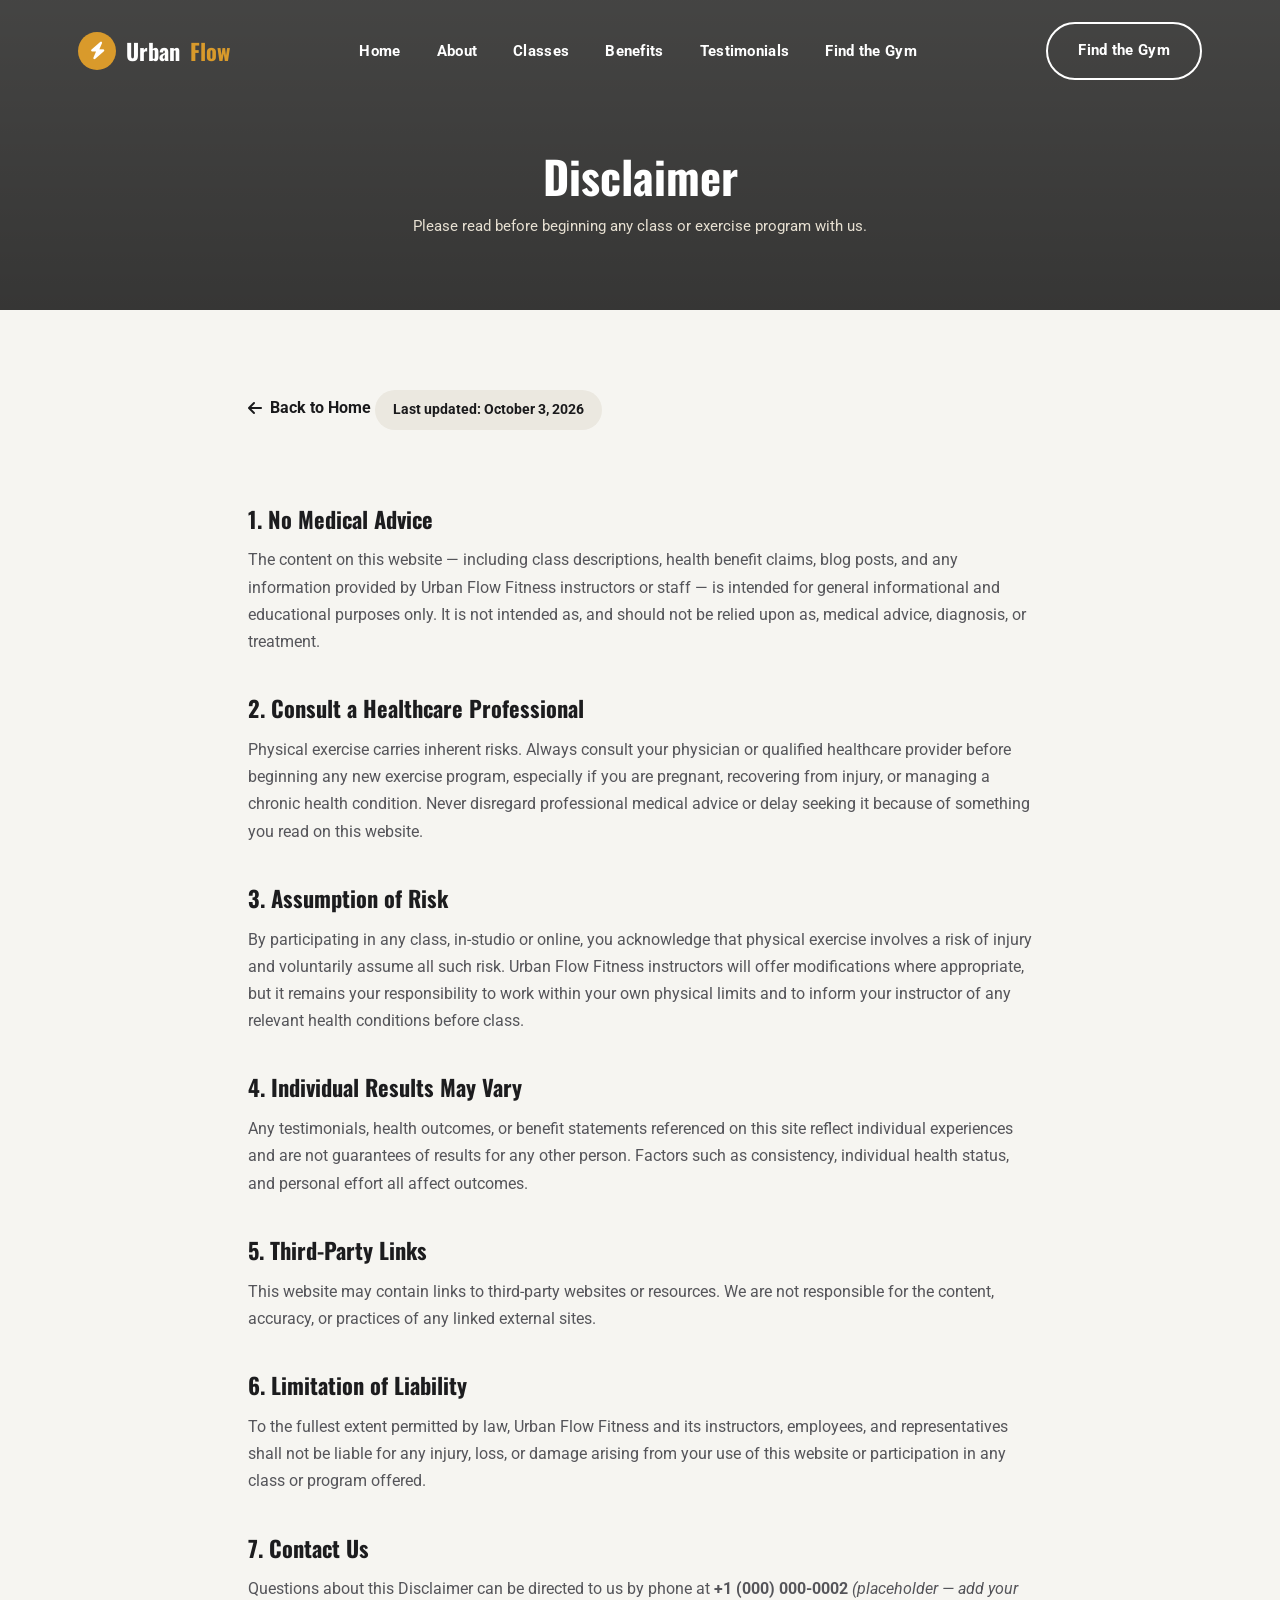
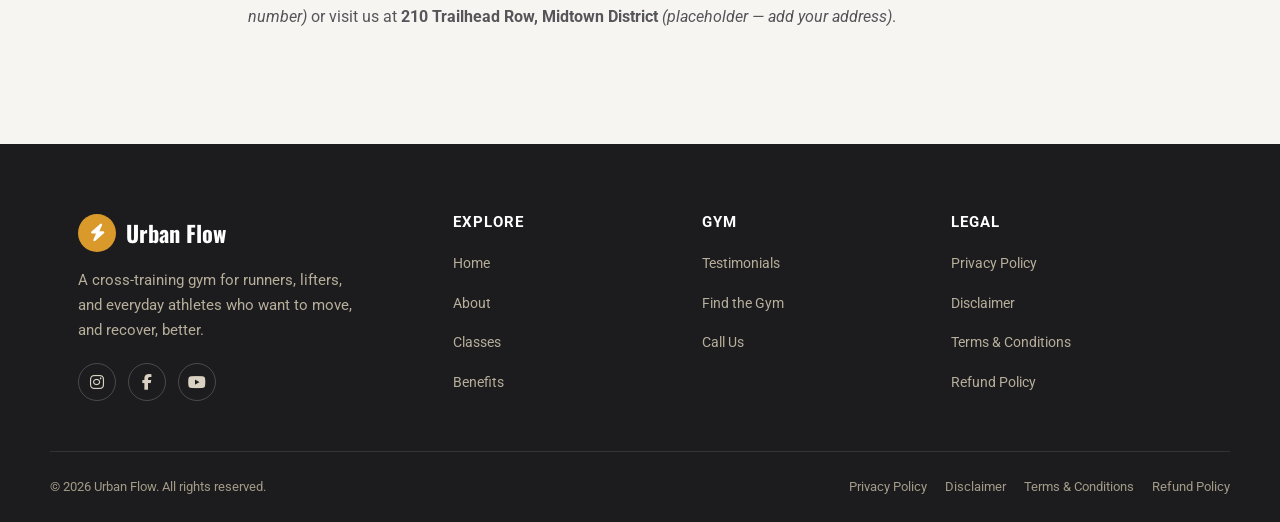
<file: disclaimer.html>
<!DOCTYPE html>
<html lang="en">
<head>
<meta charset="UTF-8">
<meta name="viewport" content="width=device-width, initial-scale=1.0">
<title>Disclaimer | Urban Flow Fitness</title>
<meta name="description" content="Disclaimer for Urban Flow Fitness.">
<link rel="icon" href="data:image/svg+xml,%3Csvg xmlns='http://www.w3.org/2000/svg' viewBox='0 0 100 100'%3E%3Ccircle cx='50' cy='50' r='48' fill='%23b57d1c'/%3E%3Ctext x='50' y='68' font-size='52' text-anchor='middle' fill='white' font-family='Georgia' font-weight='bold'%3EU%3C/text%3E%3C/svg%3E">
<link rel="preconnect" href="https://fonts.googleapis.com">
<link rel="preconnect" href="https://fonts.gstatic.com" crossorigin>
<link href="https://fonts.googleapis.com/css2?family=Oswald:wght@500;600;700&family=Roboto:wght@400;500;700&display=swap" rel="stylesheet">
<link rel="stylesheet" href="https://cdnjs.cloudflare.com/ajax/libs/font-awesome/6.5.1/css/all.min.css">
<link rel="stylesheet" href="style.css">
</head>
<body>

<header class="site-header scrolled">
  <div class="container nav-wrap">
    <a href="index.html#home" class="logo"><span class="logo-mark"><i class="fa-solid fa-bolt"></i></span>Urban <span>Flow</span></a>
    <nav>
      <ul class="nav-menu" id="navMenu">
        <li><a href="index.html#home">Home</a></li>
        <li><a href="index.html#about">About</a></li>
        <li><a href="index.html#classes">Classes</a></li>
        <li><a href="index.html#benefits">Benefits</a></li>
        <li><a href="index.html#testimonials">Testimonials</a></li>
        <li><a href="index.html#visit">Find the Gym</a></li>
      </ul>
    </nav>
    <div class="nav-cta">
      <a href="index.html#visit" class="btn btn-outline-dark">Find the Gym</a>
      <button class="hamburger" id="hamburger" aria-label="Toggle menu"><span></span><span></span><span></span></button>
    </div>
  </div>
</header>

<section class="page-hero">
  <div class="container">
    <h1>Disclaimer</h1>
    <p>Please read before beginning any class or exercise program with us.</p>
  </div>
</section>

<section class="legal-content">
  <div class="container">
    <a href="index.html#home" class="back-home"><i class="fa-solid fa-arrow-left"></i> Back to Home</a>
    <span class="updated">Last updated: October 3, 2026</span>

    <h2>1. No Medical Advice</h2>
    <p>The content on this website — including class descriptions, health benefit claims, blog posts, and any information provided by Urban Flow Fitness instructors or staff — is intended for general informational and educational purposes only. It is not intended as, and should not be relied upon as, medical advice, diagnosis, or treatment.</p>

    <h2>2. Consult a Healthcare Professional</h2>
    <p>Physical exercise carries inherent risks. Always consult your physician or qualified healthcare provider before beginning any new exercise program, especially if you are pregnant, recovering from injury, or managing a chronic health condition. Never disregard professional medical advice or delay seeking it because of something you read on this website.</p>

    <h2>3. Assumption of Risk</h2>
    <p>By participating in any class, in-studio or online, you acknowledge that physical exercise involves a risk of injury and voluntarily assume all such risk. Urban Flow Fitness instructors will offer modifications where appropriate, but it remains your responsibility to work within your own physical limits and to inform your instructor of any relevant health conditions before class.</p>

    <h2>4. Individual Results May Vary</h2>
    <p>Any testimonials, health outcomes, or benefit statements referenced on this site reflect individual experiences and are not guarantees of results for any other person. Factors such as consistency, individual health status, and personal effort all affect outcomes.</p>

    <h2>5. Third-Party Links</h2>
    <p>This website may contain links to third-party websites or resources. We are not responsible for the content, accuracy, or practices of any linked external sites.</p>

    <h2>6. Limitation of Liability</h2>
    <p>To the fullest extent permitted by law, Urban Flow Fitness and its instructors, employees, and representatives shall not be liable for any injury, loss, or damage arising from your use of this website or participation in any class or program offered.</p>

    <h2>7. Contact Us</h2>
    <p>Questions about this Disclaimer can be directed to us by phone at <strong>+1 (000) 000-0002</strong> <em>(placeholder — add your number)</em> or visit us at <strong>210 Trailhead Row, Midtown District</strong> <em>(placeholder — add your address)</em>.</p>
  </div>
</section>

<footer class="site-footer">
  <div class="container footer-grid">
    <div class="footer-brand">
      <a href="index.html#home" class="logo"><span class="logo-mark"><i class="fa-solid fa-bolt"></i></span>Urban Flow</a>
      <p>A cross-training gym for runners, lifters, and everyday athletes who want to move, and recover, better.</p>
      <div class="footer-social">
        <a href="#" aria-label="Instagram"><i class="fa-brands fa-instagram"></i></a>
        <a href="#" aria-label="Facebook"><i class="fa-brands fa-facebook-f"></i></a>
        <a href="#" aria-label="YouTube"><i class="fa-brands fa-youtube"></i></a>
      </div>
    </div>
    <div class="footer-col">
      <h4>Explore</h4>
      <ul>
        <li><a href="index.html#home">Home</a></li>
        <li><a href="index.html#about">About</a></li>
        <li><a href="index.html#classes">Classes</a></li>
        <li><a href="index.html#benefits">Benefits</a></li>
      </ul>
    </div>
    <div class="footer-col">
      <h4>Gym</h4>
      <ul>
        <li><a href="index.html#testimonials">Testimonials</a></li>
        <li><a href="index.html#visit">Find the Gym</a></li>
        <li><a href="tel:+10000000002">Call Us</a></li>
      </ul>
    </div>
    <div class="footer-col">
      <h4>Legal</h4>
      <ul>
        <li><a href="privacy-policy.html">Privacy Policy</a></li>
        <li><a href="disclaimer.html">Disclaimer</a></li>
        <li><a href="terms-conditions.html">Terms &amp; Conditions</a></li>
        <li><a href="refund-policy.html">Refund Policy</a></li>
      </ul>
    </div>
  </div>
  <div class="container footer-bottom">
    <span>© <span id="year"></span> Urban Flow. All rights reserved.</span>
    <div class="legal-links">
      <a href="privacy-policy.html">Privacy Policy</a>
      <a href="disclaimer.html">Disclaimer</a>
      <a href="terms-conditions.html">Terms &amp; Conditions</a>
      <a href="refund-policy.html">Refund Policy</a>
    </div>
  </div>
</footer>

<script>document.getElementById("year").textContent = new Date().getFullYear();</script>
<script src="script.js"></script>
</body>
</html>
</file>
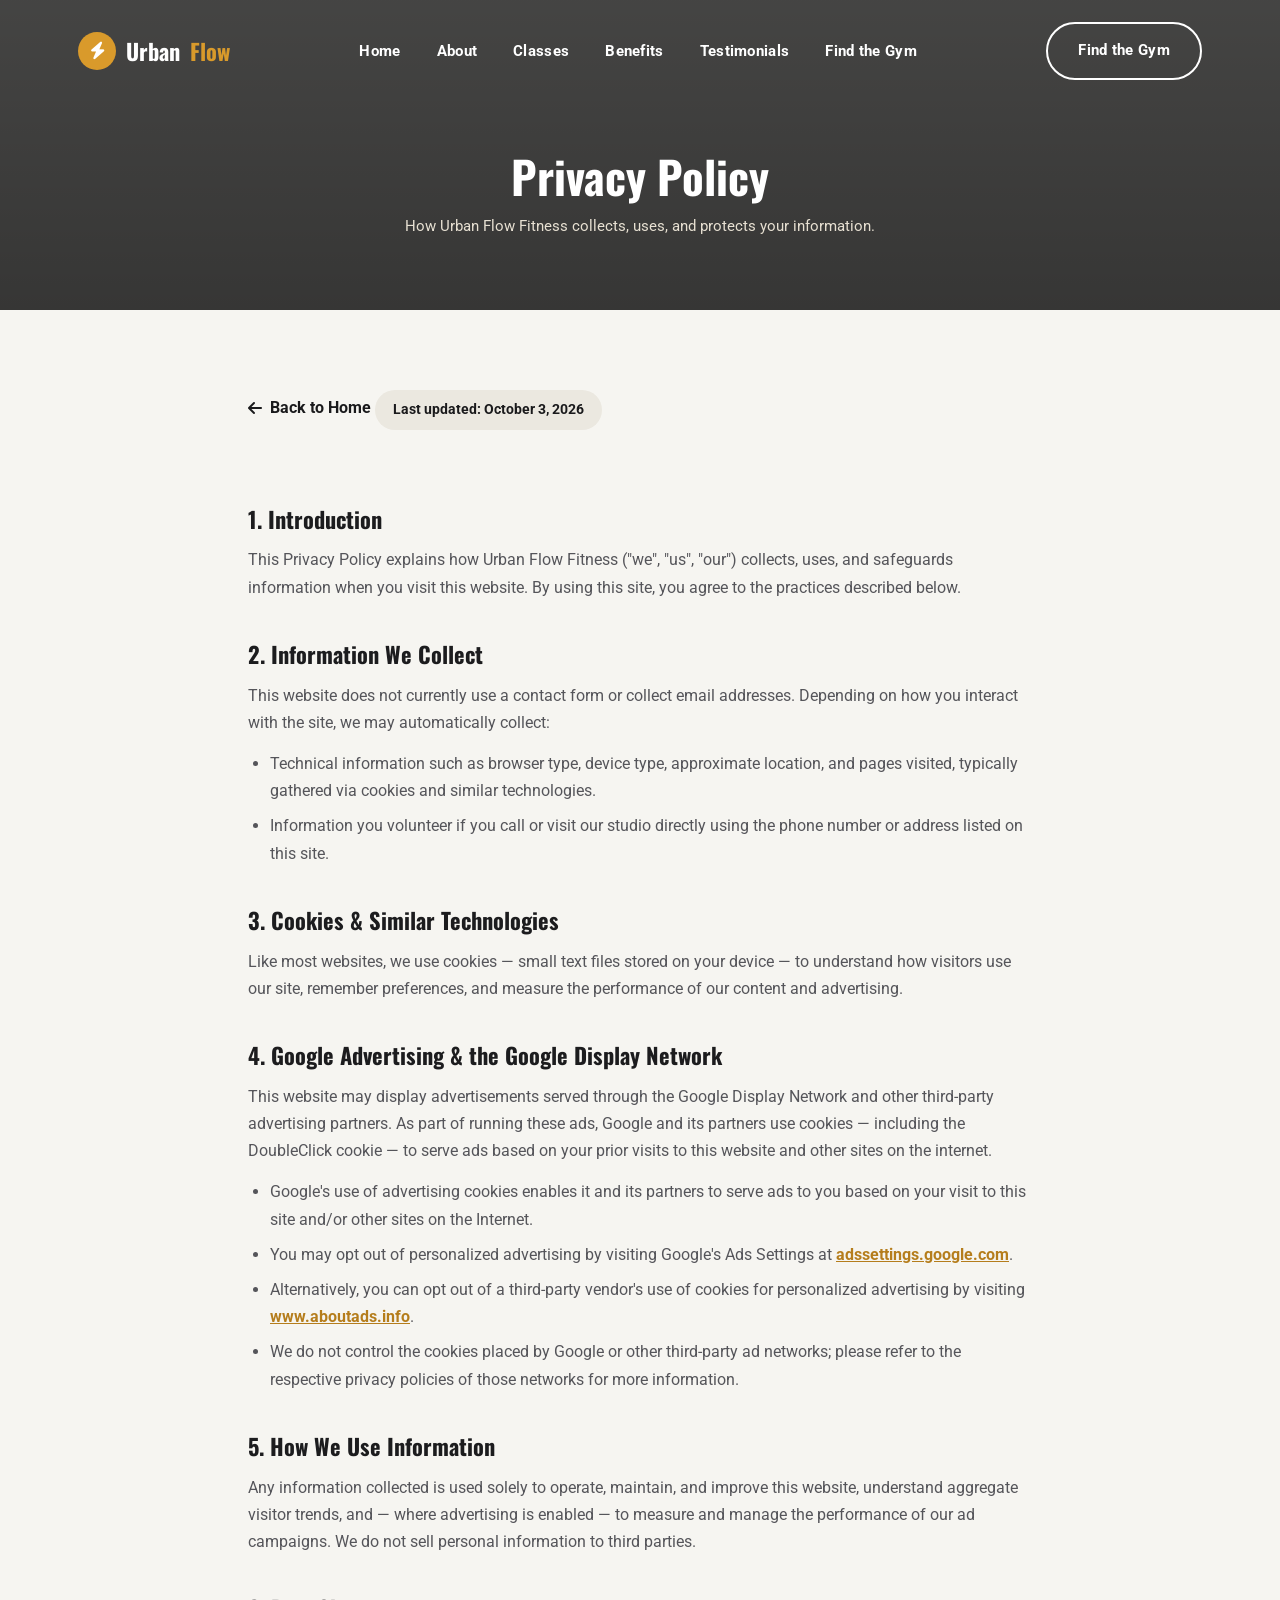
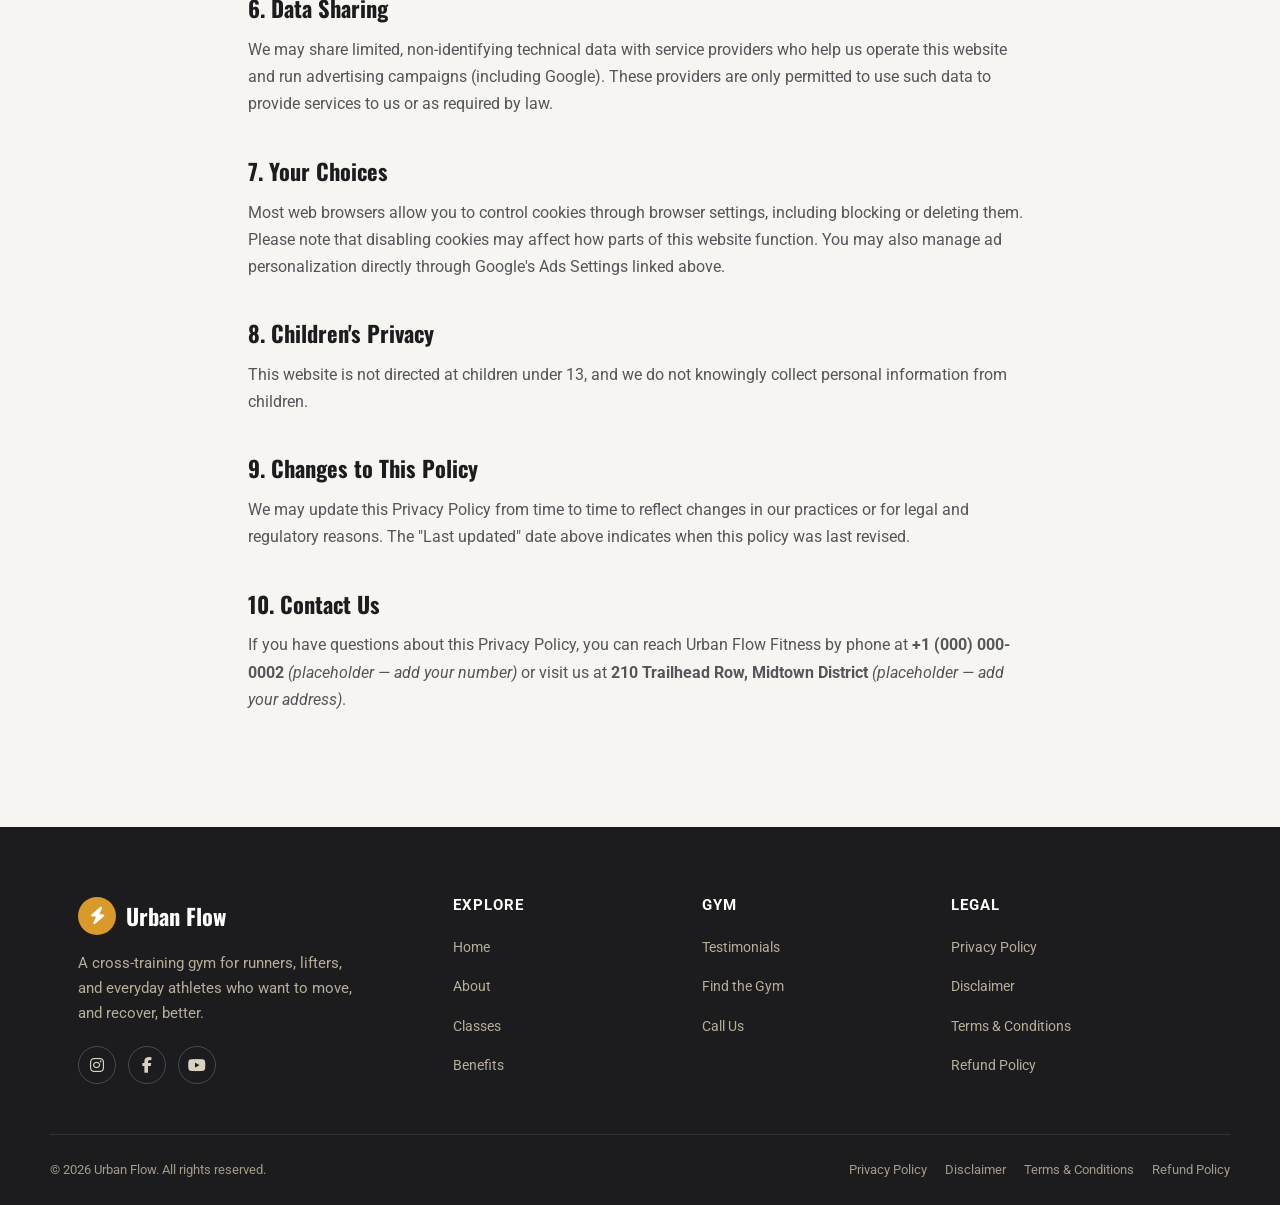
<file: privacy-policy.html>
<!DOCTYPE html>
<html lang="en">
<head>
<meta charset="UTF-8">
<meta name="viewport" content="width=device-width, initial-scale=1.0">
<title>Privacy Policy | Urban Flow Fitness</title>
<meta name="description" content="Privacy Policy for Urban Flow Fitness.">
<link rel="icon" href="data:image/svg+xml,%3Csvg xmlns='http://www.w3.org/2000/svg' viewBox='0 0 100 100'%3E%3Ccircle cx='50' cy='50' r='48' fill='%23b57d1c'/%3E%3Ctext x='50' y='68' font-size='52' text-anchor='middle' fill='white' font-family='Georgia' font-weight='bold'%3EU%3C/text%3E%3C/svg%3E">
<link rel="preconnect" href="https://fonts.googleapis.com">
<link rel="preconnect" href="https://fonts.gstatic.com" crossorigin>
<link href="https://fonts.googleapis.com/css2?family=Oswald:wght@500;600;700&family=Roboto:wght@400;500;700&display=swap" rel="stylesheet">
<link rel="stylesheet" href="https://cdnjs.cloudflare.com/ajax/libs/font-awesome/6.5.1/css/all.min.css">
<link rel="stylesheet" href="style.css">
</head>
<body>

<header class="site-header scrolled">
  <div class="container nav-wrap">
    <a href="index.html#home" class="logo"><span class="logo-mark"><i class="fa-solid fa-bolt"></i></span>Urban <span>Flow</span></a>
    <nav>
      <ul class="nav-menu" id="navMenu">
        <li><a href="index.html#home">Home</a></li>
        <li><a href="index.html#about">About</a></li>
        <li><a href="index.html#classes">Classes</a></li>
        <li><a href="index.html#benefits">Benefits</a></li>
        <li><a href="index.html#testimonials">Testimonials</a></li>
        <li><a href="index.html#visit">Find the Gym</a></li>
      </ul>
    </nav>
    <div class="nav-cta">
      <a href="index.html#visit" class="btn btn-outline-dark">Find the Gym</a>
      <button class="hamburger" id="hamburger" aria-label="Toggle menu"><span></span><span></span><span></span></button>
    </div>
  </div>
</header>

<section class="page-hero">
  <div class="container">
    <h1>Privacy Policy</h1>
    <p>How Urban Flow Fitness collects, uses, and protects your information.</p>
  </div>
</section>

<section class="legal-content">
  <div class="container">
    <a href="index.html#home" class="back-home"><i class="fa-solid fa-arrow-left"></i> Back to Home</a>
    <span class="updated">Last updated: October 3, 2026</span>

    <h2>1. Introduction</h2>
    <p>This Privacy Policy explains how Urban Flow Fitness ("we", "us", "our") collects, uses, and safeguards information when you visit this website. By using this site, you agree to the practices described below.</p>

    <h2>2. Information We Collect</h2>
    <p>This website does not currently use a contact form or collect email addresses. Depending on how you interact with the site, we may automatically collect:</p>
    <ul>
      <li>Technical information such as browser type, device type, approximate location, and pages visited, typically gathered via cookies and similar technologies.</li>
      <li>Information you volunteer if you call or visit our studio directly using the phone number or address listed on this site.</li>
    </ul>

    <h2>3. Cookies &amp; Similar Technologies</h2>
    <p>Like most websites, we use cookies — small text files stored on your device — to understand how visitors use our site, remember preferences, and measure the performance of our content and advertising.</p>

    <h2>4. Google Advertising &amp; the Google Display Network</h2>
    <p>This website may display advertisements served through the Google Display Network and other third-party advertising partners. As part of running these ads, Google and its partners use cookies — including the DoubleClick cookie — to serve ads based on your prior visits to this website and other sites on the internet.</p>
    <ul>
      <li>Google's use of advertising cookies enables it and its partners to serve ads to you based on your visit to this site and/or other sites on the Internet.</li>
      <li>You may opt out of personalized advertising by visiting Google's Ads Settings at <a class="inline-link" href="https://adssettings.google.com" target="_blank" rel="noopener">adssettings.google.com</a>.</li>
      <li>Alternatively, you can opt out of a third-party vendor's use of cookies for personalized advertising by visiting <a class="inline-link" href="https://www.aboutads.info" target="_blank" rel="noopener">www.aboutads.info</a>.</li>
      <li>We do not control the cookies placed by Google or other third-party ad networks; please refer to the respective privacy policies of those networks for more information.</li>
    </ul>

    <h2>5. How We Use Information</h2>
    <p>Any information collected is used solely to operate, maintain, and improve this website, understand aggregate visitor trends, and — where advertising is enabled — to measure and manage the performance of our ad campaigns. We do not sell personal information to third parties.</p>

    <h2>6. Data Sharing</h2>
    <p>We may share limited, non-identifying technical data with service providers who help us operate this website and run advertising campaigns (including Google). These providers are only permitted to use such data to provide services to us or as required by law.</p>

    <h2>7. Your Choices</h2>
    <p>Most web browsers allow you to control cookies through browser settings, including blocking or deleting them. Please note that disabling cookies may affect how parts of this website function. You may also manage ad personalization directly through Google's Ads Settings linked above.</p>

    <h2>8. Children's Privacy</h2>
    <p>This website is not directed at children under 13, and we do not knowingly collect personal information from children.</p>

    <h2>9. Changes to This Policy</h2>
    <p>We may update this Privacy Policy from time to time to reflect changes in our practices or for legal and regulatory reasons. The "Last updated" date above indicates when this policy was last revised.</p>

    <h2>10. Contact Us</h2>
    <p>If you have questions about this Privacy Policy, you can reach Urban Flow Fitness by phone at <strong>+1 (000) 000-0002</strong> <em>(placeholder — add your number)</em> or visit us at <strong>210 Trailhead Row, Midtown District</strong> <em>(placeholder — add your address)</em>.</p>
  </div>
</section>

<footer class="site-footer">
  <div class="container footer-grid">
    <div class="footer-brand">
      <a href="index.html#home" class="logo"><span class="logo-mark"><i class="fa-solid fa-bolt"></i></span>Urban Flow</a>
      <p>A cross-training gym for runners, lifters, and everyday athletes who want to move, and recover, better.</p>
      <div class="footer-social">
        <a href="#" aria-label="Instagram"><i class="fa-brands fa-instagram"></i></a>
        <a href="#" aria-label="Facebook"><i class="fa-brands fa-facebook-f"></i></a>
        <a href="#" aria-label="YouTube"><i class="fa-brands fa-youtube"></i></a>
      </div>
    </div>
    <div class="footer-col">
      <h4>Explore</h4>
      <ul>
        <li><a href="index.html#home">Home</a></li>
        <li><a href="index.html#about">About</a></li>
        <li><a href="index.html#classes">Classes</a></li>
        <li><a href="index.html#benefits">Benefits</a></li>
      </ul>
    </div>
    <div class="footer-col">
      <h4>Gym</h4>
      <ul>
        <li><a href="index.html#testimonials">Testimonials</a></li>
        <li><a href="index.html#visit">Find the Gym</a></li>
        <li><a href="tel:+10000000002">Call Us</a></li>
      </ul>
    </div>
    <div class="footer-col">
      <h4>Legal</h4>
      <ul>
        <li><a href="privacy-policy.html">Privacy Policy</a></li>
        <li><a href="disclaimer.html">Disclaimer</a></li>
        <li><a href="terms-conditions.html">Terms &amp; Conditions</a></li>
        <li><a href="refund-policy.html">Refund Policy</a></li>
      </ul>
    </div>
  </div>
  <div class="container footer-bottom">
    <span>© <span id="year"></span> Urban Flow. All rights reserved.</span>
    <div class="legal-links">
      <a href="privacy-policy.html">Privacy Policy</a>
      <a href="disclaimer.html">Disclaimer</a>
      <a href="terms-conditions.html">Terms &amp; Conditions</a>
      <a href="refund-policy.html">Refund Policy</a>
    </div>
  </div>
</footer>

<script>document.getElementById("year").textContent = new Date().getFullYear();</script>
<script src="script.js"></script>
</body>
</html>
</file>
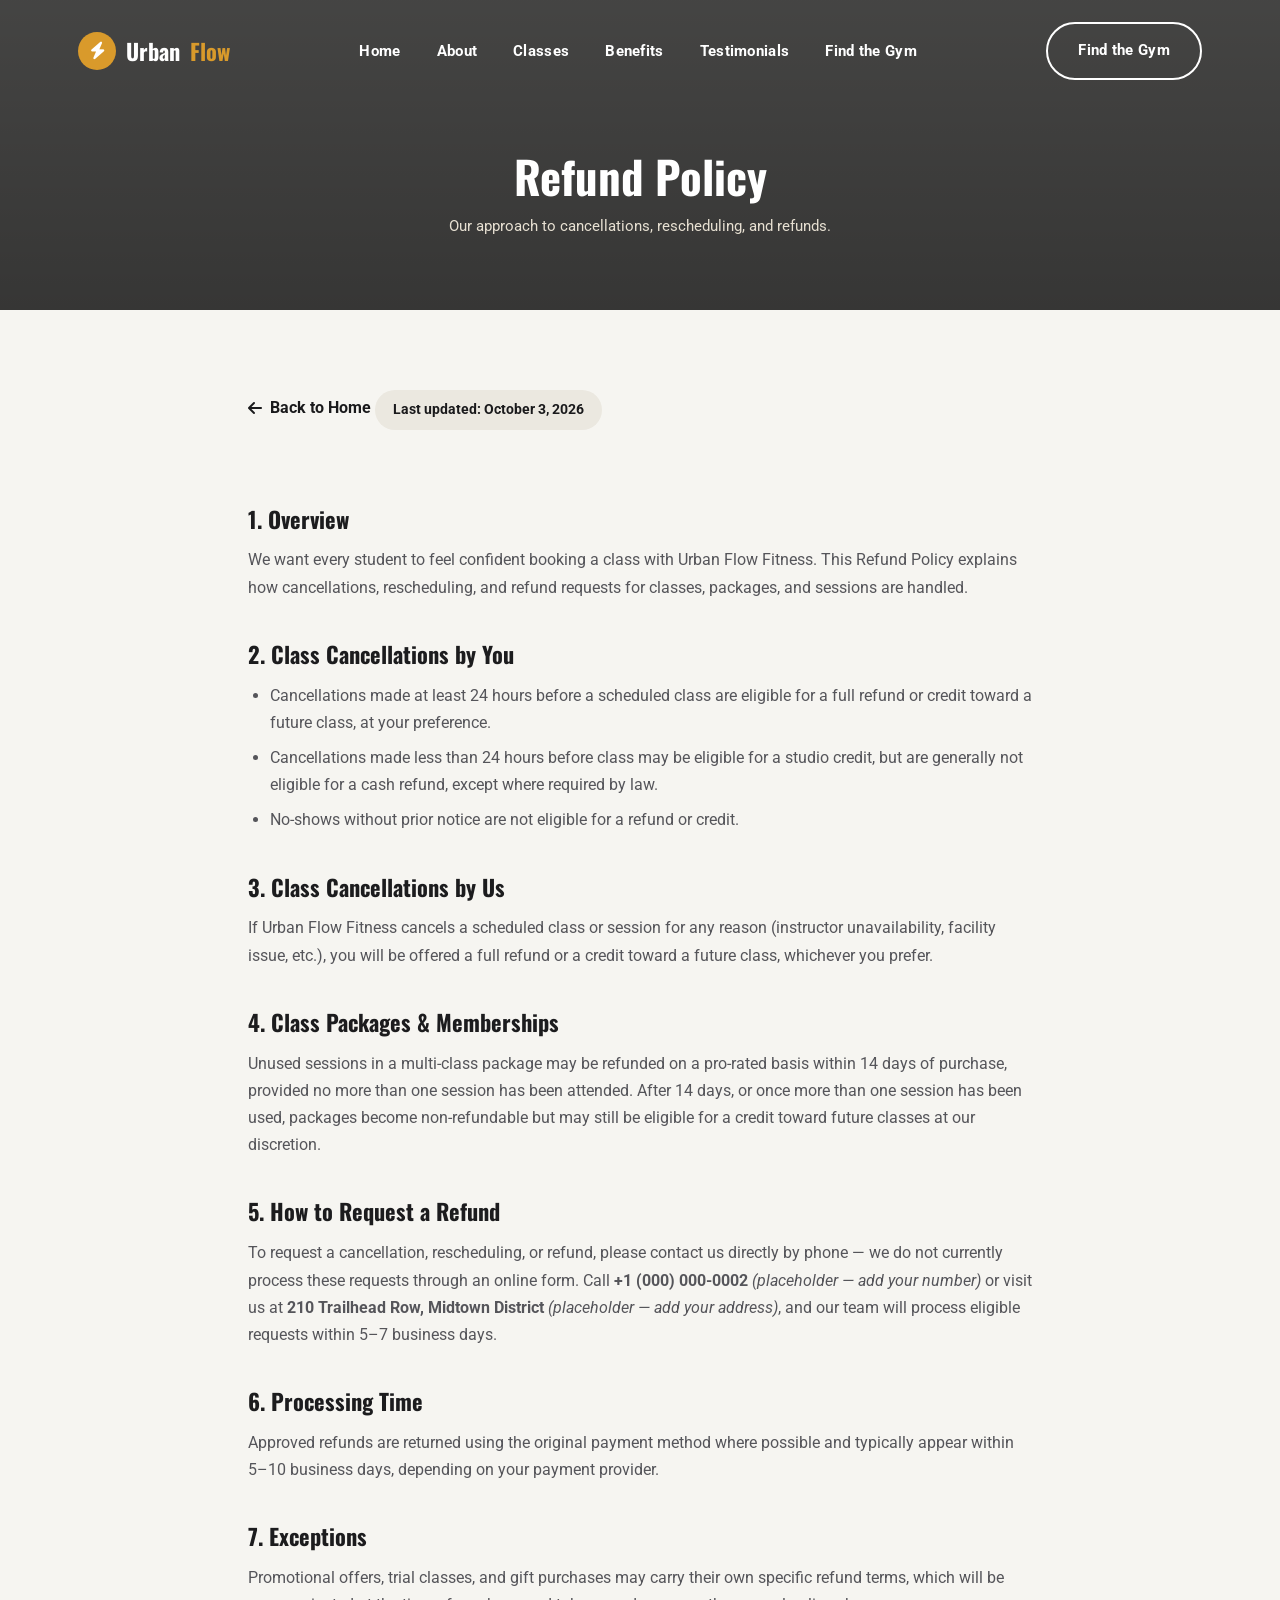
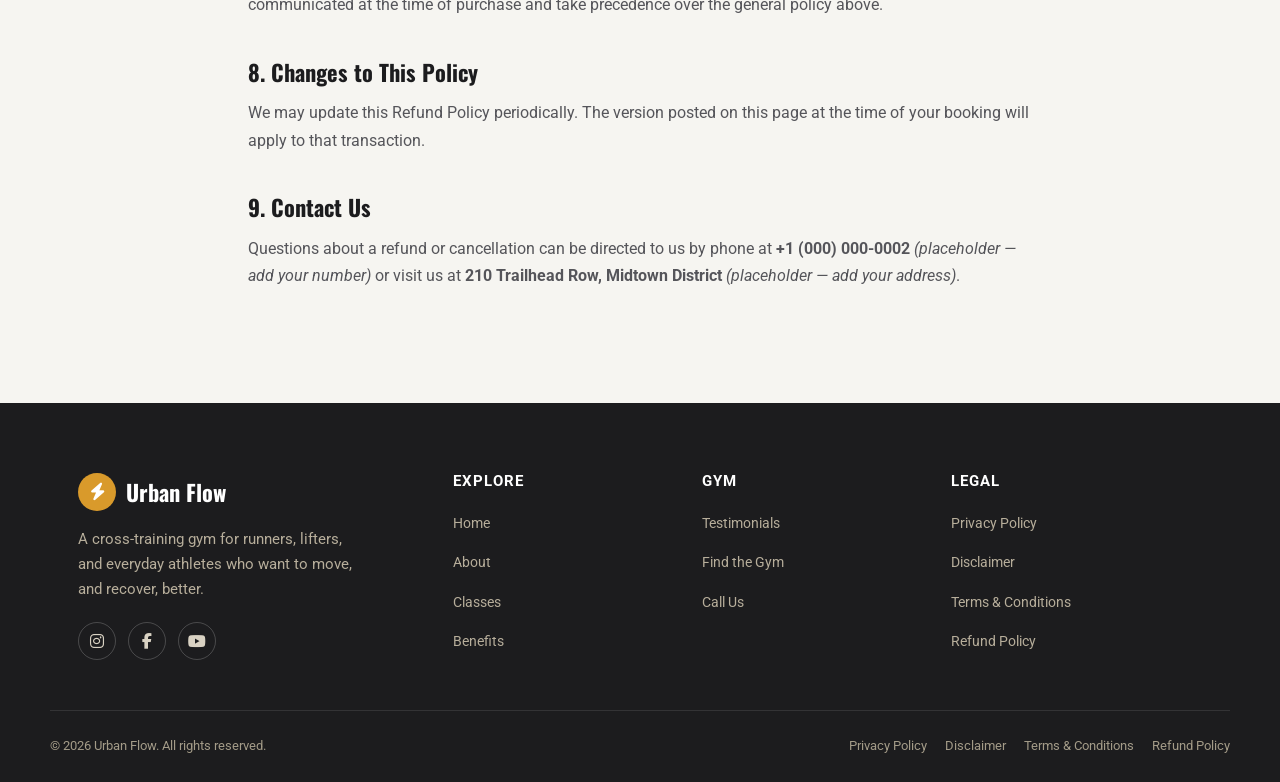
<file: refund-policy.html>
<!DOCTYPE html>
<html lang="en">
<head>
<meta charset="UTF-8">
<meta name="viewport" content="width=device-width, initial-scale=1.0">
<title>Refund Policy | Urban Flow Fitness</title>
<meta name="description" content="Refund Policy for Urban Flow Fitness.">
<link rel="icon" href="data:image/svg+xml,%3Csvg xmlns='http://www.w3.org/2000/svg' viewBox='0 0 100 100'%3E%3Ccircle cx='50' cy='50' r='48' fill='%23b57d1c'/%3E%3Ctext x='50' y='68' font-size='52' text-anchor='middle' fill='white' font-family='Georgia' font-weight='bold'%3EU%3C/text%3E%3C/svg%3E">
<link rel="preconnect" href="https://fonts.googleapis.com">
<link rel="preconnect" href="https://fonts.gstatic.com" crossorigin>
<link href="https://fonts.googleapis.com/css2?family=Oswald:wght@500;600;700&family=Roboto:wght@400;500;700&display=swap" rel="stylesheet">
<link rel="stylesheet" href="https://cdnjs.cloudflare.com/ajax/libs/font-awesome/6.5.1/css/all.min.css">
<link rel="stylesheet" href="style.css">
</head>
<body>

<header class="site-header scrolled">
  <div class="container nav-wrap">
    <a href="index.html#home" class="logo"><span class="logo-mark"><i class="fa-solid fa-bolt"></i></span>Urban <span>Flow</span></a>
    <nav>
      <ul class="nav-menu" id="navMenu">
        <li><a href="index.html#home">Home</a></li>
        <li><a href="index.html#about">About</a></li>
        <li><a href="index.html#classes">Classes</a></li>
        <li><a href="index.html#benefits">Benefits</a></li>
        <li><a href="index.html#testimonials">Testimonials</a></li>
        <li><a href="index.html#visit">Find the Gym</a></li>
      </ul>
    </nav>
    <div class="nav-cta">
      <a href="index.html#visit" class="btn btn-outline-dark">Find the Gym</a>
      <button class="hamburger" id="hamburger" aria-label="Toggle menu"><span></span><span></span><span></span></button>
    </div>
  </div>
</header>

<section class="page-hero">
  <div class="container">
    <h1>Refund Policy</h1>
    <p>Our approach to cancellations, rescheduling, and refunds.</p>
  </div>
</section>

<section class="legal-content">
  <div class="container">
    <a href="index.html#home" class="back-home"><i class="fa-solid fa-arrow-left"></i> Back to Home</a>
    <span class="updated">Last updated: October 3, 2026</span>

    <h2>1. Overview</h2>
    <p>We want every student to feel confident booking a class with Urban Flow Fitness. This Refund Policy explains how cancellations, rescheduling, and refund requests for classes, packages, and sessions are handled.</p>

    <h2>2. Class Cancellations by You</h2>
    <ul>
      <li>Cancellations made at least 24 hours before a scheduled class are eligible for a full refund or credit toward a future class, at your preference.</li>
      <li>Cancellations made less than 24 hours before class may be eligible for a studio credit, but are generally not eligible for a cash refund, except where required by law.</li>
      <li>No-shows without prior notice are not eligible for a refund or credit.</li>
    </ul>

    <h2>3. Class Cancellations by Us</h2>
    <p>If Urban Flow Fitness cancels a scheduled class or session for any reason (instructor unavailability, facility issue, etc.), you will be offered a full refund or a credit toward a future class, whichever you prefer.</p>

    <h2>4. Class Packages &amp; Memberships</h2>
    <p>Unused sessions in a multi-class package may be refunded on a pro-rated basis within 14 days of purchase, provided no more than one session has been attended. After 14 days, or once more than one session has been used, packages become non-refundable but may still be eligible for a credit toward future classes at our discretion.</p>

    <h2>5. How to Request a Refund</h2>
    <p>To request a cancellation, rescheduling, or refund, please contact us directly by phone — we do not currently process these requests through an online form. Call <strong>+1 (000) 000-0002</strong> <em>(placeholder — add your number)</em> or visit us at <strong>210 Trailhead Row, Midtown District</strong> <em>(placeholder — add your address)</em>, and our team will process eligible requests within 5–7 business days.</p>

    <h2>6. Processing Time</h2>
    <p>Approved refunds are returned using the original payment method where possible and typically appear within 5–10 business days, depending on your payment provider.</p>

    <h2>7. Exceptions</h2>
    <p>Promotional offers, trial classes, and gift purchases may carry their own specific refund terms, which will be communicated at the time of purchase and take precedence over the general policy above.</p>

    <h2>8. Changes to This Policy</h2>
    <p>We may update this Refund Policy periodically. The version posted on this page at the time of your booking will apply to that transaction.</p>

    <h2>9. Contact Us</h2>
    <p>Questions about a refund or cancellation can be directed to us by phone at <strong>+1 (000) 000-0002</strong> <em>(placeholder — add your number)</em> or visit us at <strong>210 Trailhead Row, Midtown District</strong> <em>(placeholder — add your address)</em>.</p>
  </div>
</section>

<footer class="site-footer">
  <div class="container footer-grid">
    <div class="footer-brand">
      <a href="index.html#home" class="logo"><span class="logo-mark"><i class="fa-solid fa-bolt"></i></span>Urban Flow</a>
      <p>A cross-training gym for runners, lifters, and everyday athletes who want to move, and recover, better.</p>
      <div class="footer-social">
        <a href="#" aria-label="Instagram"><i class="fa-brands fa-instagram"></i></a>
        <a href="#" aria-label="Facebook"><i class="fa-brands fa-facebook-f"></i></a>
        <a href="#" aria-label="YouTube"><i class="fa-brands fa-youtube"></i></a>
      </div>
    </div>
    <div class="footer-col">
      <h4>Explore</h4>
      <ul>
        <li><a href="index.html#home">Home</a></li>
        <li><a href="index.html#about">About</a></li>
        <li><a href="index.html#classes">Classes</a></li>
        <li><a href="index.html#benefits">Benefits</a></li>
      </ul>
    </div>
    <div class="footer-col">
      <h4>Gym</h4>
      <ul>
        <li><a href="index.html#testimonials">Testimonials</a></li>
        <li><a href="index.html#visit">Find the Gym</a></li>
        <li><a href="tel:+10000000002">Call Us</a></li>
      </ul>
    </div>
    <div class="footer-col">
      <h4>Legal</h4>
      <ul>
        <li><a href="privacy-policy.html">Privacy Policy</a></li>
        <li><a href="disclaimer.html">Disclaimer</a></li>
        <li><a href="terms-conditions.html">Terms &amp; Conditions</a></li>
        <li><a href="refund-policy.html">Refund Policy</a></li>
      </ul>
    </div>
  </div>
  <div class="container footer-bottom">
    <span>© <span id="year"></span> Urban Flow. All rights reserved.</span>
    <div class="legal-links">
      <a href="privacy-policy.html">Privacy Policy</a>
      <a href="disclaimer.html">Disclaimer</a>
      <a href="terms-conditions.html">Terms &amp; Conditions</a>
      <a href="refund-policy.html">Refund Policy</a>
    </div>
  </div>
</footer>

<script>document.getElementById("year").textContent = new Date().getFullYear();</script>
<script src="script.js"></script>
</body>
</html>
</file>
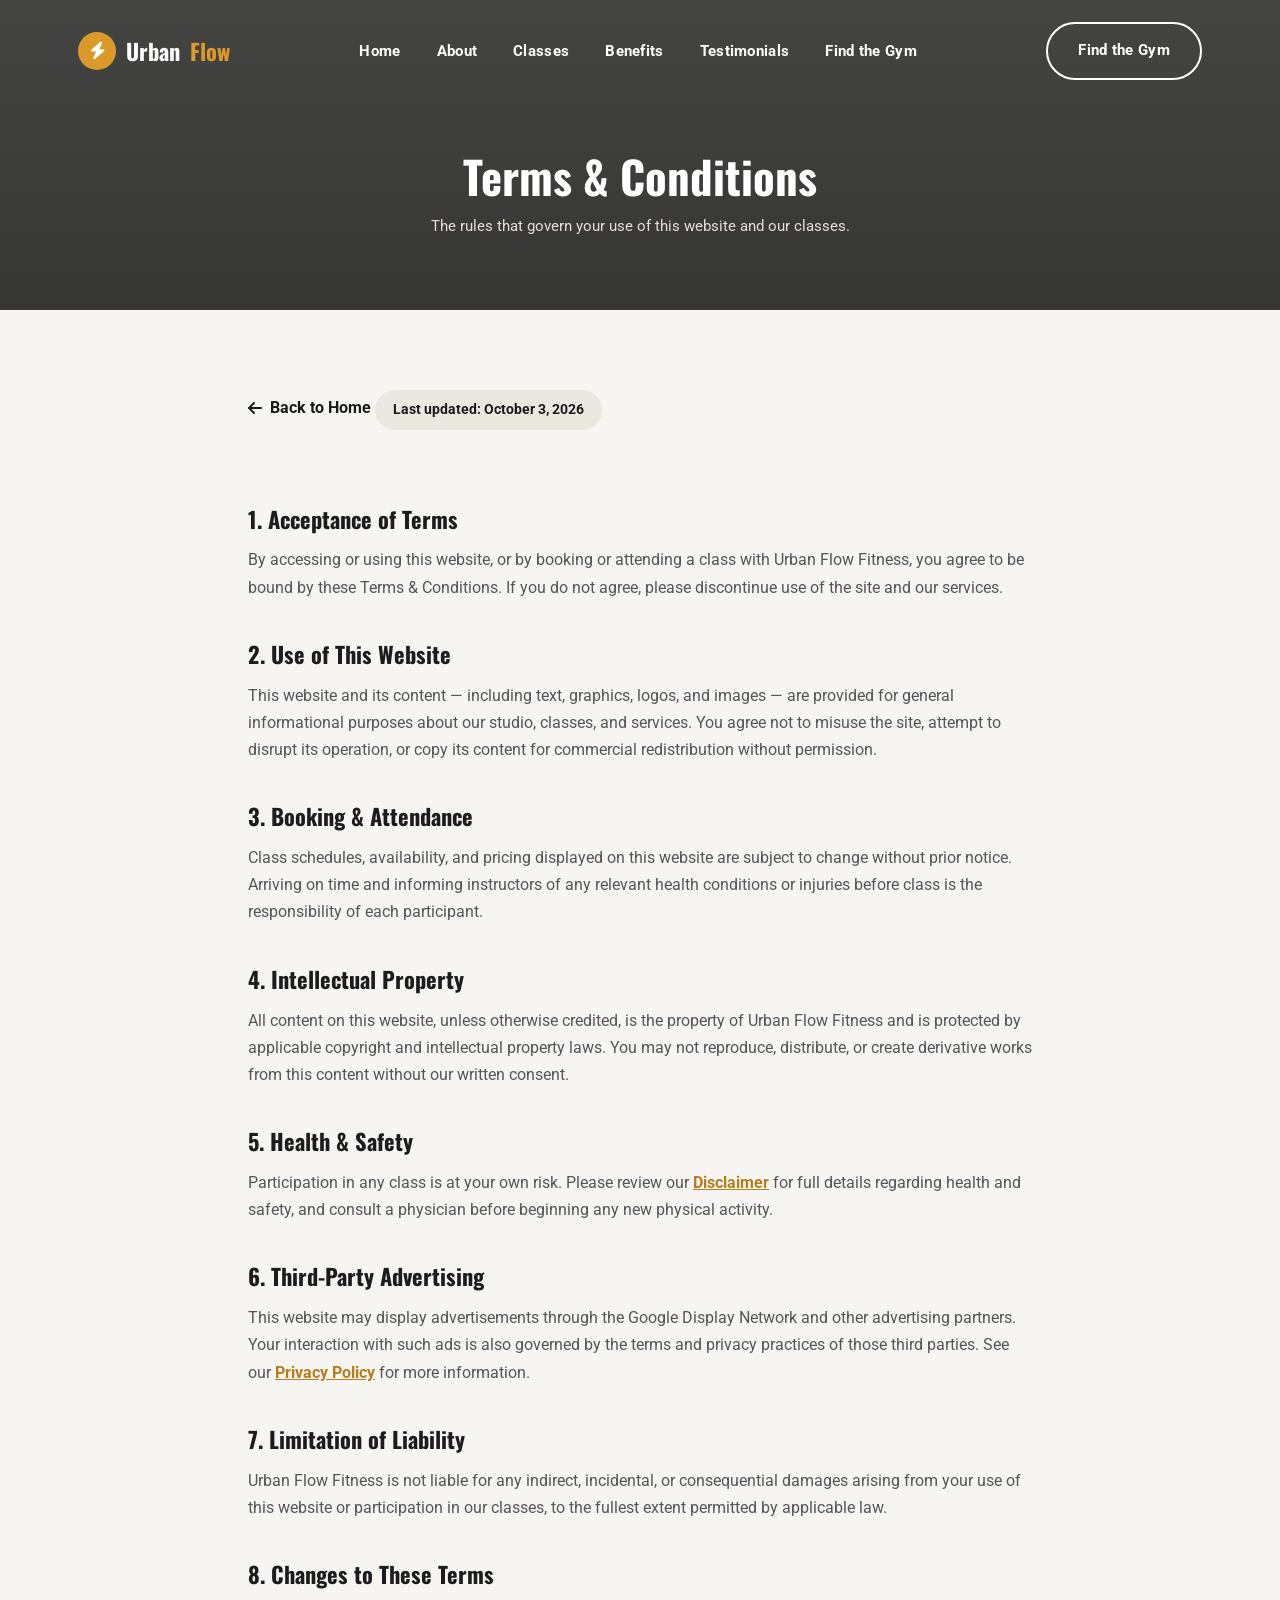
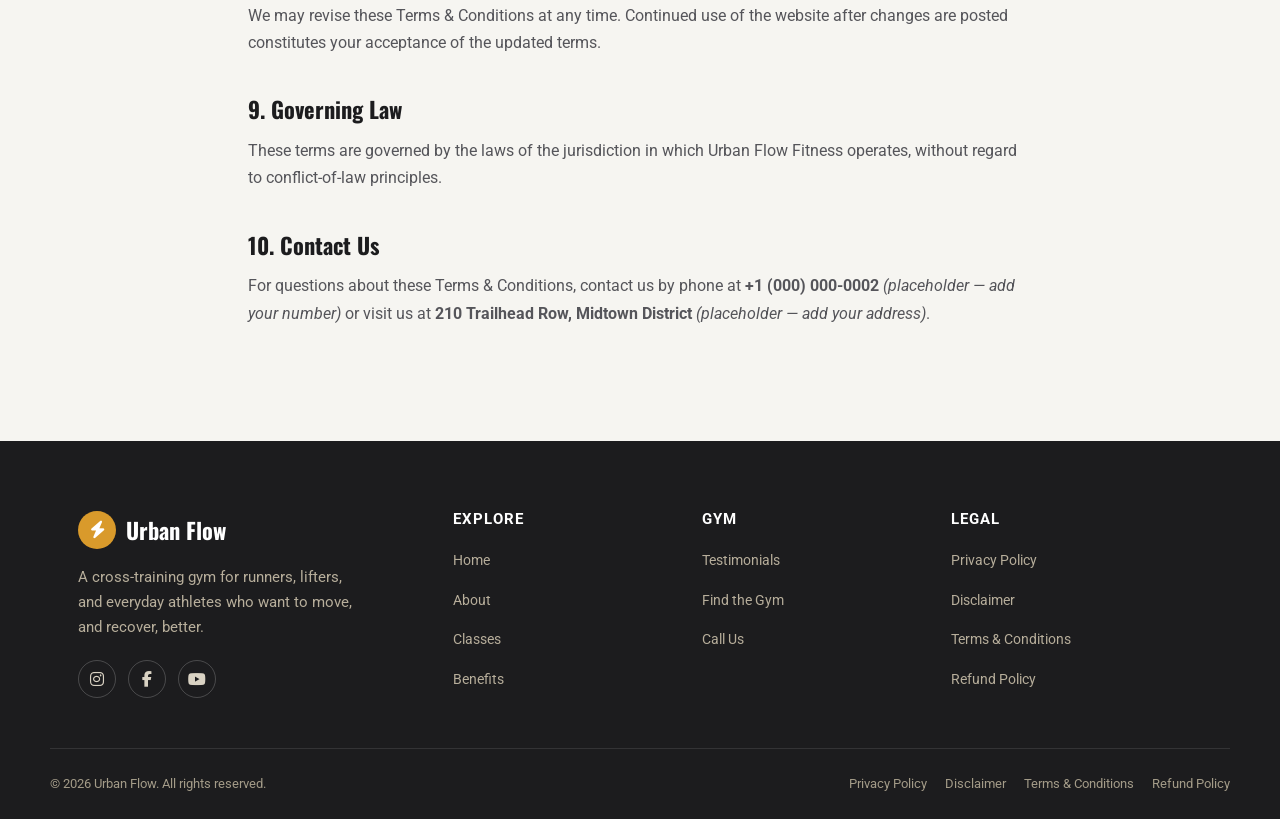
<file: terms-conditions.html>
<!DOCTYPE html>
<html lang="en">
<head>
<meta charset="UTF-8">
<meta name="viewport" content="width=device-width, initial-scale=1.0">
<title>Terms & Conditions | Urban Flow Fitness</title>
<meta name="description" content="Terms & Conditions for Urban Flow Fitness.">
<link rel="icon" href="data:image/svg+xml,%3Csvg xmlns='http://www.w3.org/2000/svg' viewBox='0 0 100 100'%3E%3Ccircle cx='50' cy='50' r='48' fill='%23b57d1c'/%3E%3Ctext x='50' y='68' font-size='52' text-anchor='middle' fill='white' font-family='Georgia' font-weight='bold'%3EU%3C/text%3E%3C/svg%3E">
<link rel="preconnect" href="https://fonts.googleapis.com">
<link rel="preconnect" href="https://fonts.gstatic.com" crossorigin>
<link href="https://fonts.googleapis.com/css2?family=Oswald:wght@500;600;700&family=Roboto:wght@400;500;700&display=swap" rel="stylesheet">
<link rel="stylesheet" href="https://cdnjs.cloudflare.com/ajax/libs/font-awesome/6.5.1/css/all.min.css">
<link rel="stylesheet" href="style.css">
</head>
<body>

<header class="site-header scrolled">
  <div class="container nav-wrap">
    <a href="index.html#home" class="logo"><span class="logo-mark"><i class="fa-solid fa-bolt"></i></span>Urban <span>Flow</span></a>
    <nav>
      <ul class="nav-menu" id="navMenu">
        <li><a href="index.html#home">Home</a></li>
        <li><a href="index.html#about">About</a></li>
        <li><a href="index.html#classes">Classes</a></li>
        <li><a href="index.html#benefits">Benefits</a></li>
        <li><a href="index.html#testimonials">Testimonials</a></li>
        <li><a href="index.html#visit">Find the Gym</a></li>
      </ul>
    </nav>
    <div class="nav-cta">
      <a href="index.html#visit" class="btn btn-outline-dark">Find the Gym</a>
      <button class="hamburger" id="hamburger" aria-label="Toggle menu"><span></span><span></span><span></span></button>
    </div>
  </div>
</header>

<section class="page-hero">
  <div class="container">
    <h1>Terms &amp; Conditions</h1>
    <p>The rules that govern your use of this website and our classes.</p>
  </div>
</section>

<section class="legal-content">
  <div class="container">
    <a href="index.html#home" class="back-home"><i class="fa-solid fa-arrow-left"></i> Back to Home</a>
    <span class="updated">Last updated: October 3, 2026</span>

    <h2>1. Acceptance of Terms</h2>
    <p>By accessing or using this website, or by booking or attending a class with Urban Flow Fitness, you agree to be bound by these Terms &amp; Conditions. If you do not agree, please discontinue use of the site and our services.</p>

    <h2>2. Use of This Website</h2>
    <p>This website and its content — including text, graphics, logos, and images — are provided for general informational purposes about our studio, classes, and services. You agree not to misuse the site, attempt to disrupt its operation, or copy its content for commercial redistribution without permission.</p>

    <h2>3. Booking &amp; Attendance</h2>
    <p>Class schedules, availability, and pricing displayed on this website are subject to change without prior notice. Arriving on time and informing instructors of any relevant health conditions or injuries before class is the responsibility of each participant.</p>

    <h2>4. Intellectual Property</h2>
    <p>All content on this website, unless otherwise credited, is the property of Urban Flow Fitness and is protected by applicable copyright and intellectual property laws. You may not reproduce, distribute, or create derivative works from this content without our written consent.</p>

    <h2>5. Health &amp; Safety</h2>
    <p>Participation in any class is at your own risk. Please review our <a class="inline-link" href="disclaimer.html">Disclaimer</a> for full details regarding health and safety, and consult a physician before beginning any new physical activity.</p>

    <h2>6. Third-Party Advertising</h2>
    <p>This website may display advertisements through the Google Display Network and other advertising partners. Your interaction with such ads is also governed by the terms and privacy practices of those third parties. See our <a class="inline-link" href="privacy-policy.html">Privacy Policy</a> for more information.</p>

    <h2>7. Limitation of Liability</h2>
    <p>Urban Flow Fitness is not liable for any indirect, incidental, or consequential damages arising from your use of this website or participation in our classes, to the fullest extent permitted by applicable law.</p>

    <h2>8. Changes to These Terms</h2>
    <p>We may revise these Terms &amp; Conditions at any time. Continued use of the website after changes are posted constitutes your acceptance of the updated terms.</p>

    <h2>9. Governing Law</h2>
    <p>These terms are governed by the laws of the jurisdiction in which Urban Flow Fitness operates, without regard to conflict-of-law principles.</p>

    <h2>10. Contact Us</h2>
    <p>For questions about these Terms &amp; Conditions, contact us by phone at <strong>+1 (000) 000-0002</strong> <em>(placeholder — add your number)</em> or visit us at <strong>210 Trailhead Row, Midtown District</strong> <em>(placeholder — add your address)</em>.</p>
  </div>
</section>

<footer class="site-footer">
  <div class="container footer-grid">
    <div class="footer-brand">
      <a href="index.html#home" class="logo"><span class="logo-mark"><i class="fa-solid fa-bolt"></i></span>Urban Flow</a>
      <p>A cross-training gym for runners, lifters, and everyday athletes who want to move, and recover, better.</p>
      <div class="footer-social">
        <a href="#" aria-label="Instagram"><i class="fa-brands fa-instagram"></i></a>
        <a href="#" aria-label="Facebook"><i class="fa-brands fa-facebook-f"></i></a>
        <a href="#" aria-label="YouTube"><i class="fa-brands fa-youtube"></i></a>
      </div>
    </div>
    <div class="footer-col">
      <h4>Explore</h4>
      <ul>
        <li><a href="index.html#home">Home</a></li>
        <li><a href="index.html#about">About</a></li>
        <li><a href="index.html#classes">Classes</a></li>
        <li><a href="index.html#benefits">Benefits</a></li>
      </ul>
    </div>
    <div class="footer-col">
      <h4>Gym</h4>
      <ul>
        <li><a href="index.html#testimonials">Testimonials</a></li>
        <li><a href="index.html#visit">Find the Gym</a></li>
        <li><a href="tel:+10000000002">Call Us</a></li>
      </ul>
    </div>
    <div class="footer-col">
      <h4>Legal</h4>
      <ul>
        <li><a href="privacy-policy.html">Privacy Policy</a></li>
        <li><a href="disclaimer.html">Disclaimer</a></li>
        <li><a href="terms-conditions.html">Terms &amp; Conditions</a></li>
        <li><a href="refund-policy.html">Refund Policy</a></li>
      </ul>
    </div>
  </div>
  <div class="container footer-bottom">
    <span>© <span id="year"></span> Urban Flow. All rights reserved.</span>
    <div class="legal-links">
      <a href="privacy-policy.html">Privacy Policy</a>
      <a href="disclaimer.html">Disclaimer</a>
      <a href="terms-conditions.html">Terms &amp; Conditions</a>
      <a href="refund-policy.html">Refund Policy</a>
    </div>
  </div>
</footer>

<script>document.getElementById("year").textContent = new Date().getFullYear();</script>
<script src="script.js"></script>
</body>
</html>
</file>
<file: style.css>
:root {
  --primary: #2b2b2e;
  --primary-dark: #1a1a1c;
  --primary-light: #9a9a9f;
  --accent: #d99a2b;
  --accent-dark: #b57d1c;
  --cream: #f6f5f1;
  --cream-deep: #ebe8e0;
  --ink: #1c1c1e;
  --ink-soft: #55555a;
  --white: #ffffff;
  --shadow: 0 10px 30px rgba(0, 0, 0, 0.08);
  --shadow-strong: 0 16px 40px rgba(0, 0, 0, 0.16);
  --radius: 18px;
  --max-width: 1180px;
  --font-head: "Oswald", Georgia, serif;
  --font-body: "Roboto", "Segoe UI", Arial, sans-serif;
}

* { box-sizing: border-box; margin: 0; padding: 0; }
html { scroll-behavior: smooth; }
body {
  font-family: var(--font-body);
  color: var(--ink);
  background: var(--cream);
  line-height: 1.7;
  -webkit-font-smoothing: antialiased;
  overflow-x: hidden;
}
img { max-width: 100%; display: block; }
a { color: inherit; text-decoration: none; }
.container { max-width: var(--max-width); margin: 0 auto; padding: 0 28px; }
section { scroll-margin-top: 84px; }
h1, h2, h3, h4 { font-family: var(--font-head); font-weight: 700; line-height: 1.2; }

.eyebrow {
  display: inline-block; font-family: var(--font-body); font-weight: 700;
  letter-spacing: 2.5px; text-transform: uppercase; font-size: 0.78rem;
  color: var(--accent-dark); margin-bottom: 14px;
}

.section-head { text-align: center; max-width: 640px; margin: 0 auto 56px; }
.section-head h2 { font-size: clamp(1.8rem, 4vw, 2.6rem); color: var(--ink); margin-bottom: 14px; }
.section-head p { color: var(--ink-soft); font-size: 1.05rem; }

.btn {
  display: inline-flex; align-items: center; gap: 10px; padding: 14px 30px;
  border-radius: 50px; font-weight: 700; font-size: 0.95rem; letter-spacing: 0.3px;
  cursor: pointer; border: 2px solid transparent;
  transition: transform 0.25s ease, box-shadow 0.25s ease, background 0.25s ease, color 0.25s ease;
}
.btn-primary { background: var(--accent); color: var(--white); box-shadow: var(--shadow); }
.btn-primary:hover { background: var(--accent-dark); transform: translateY(-3px); box-shadow: var(--shadow-strong); }
.btn-outline { background: transparent; border-color: var(--white); color: var(--white); }
.btn-outline:hover { background: var(--white); color: var(--primary-dark); transform: translateY(-3px); }
.btn-outline-dark { background: transparent; border-color: var(--primary); color: var(--primary-dark); }
.btn-outline-dark:hover { background: var(--primary); color: var(--white); }

/* ---------- Header / Nav ---------- */
.site-header {
  position: fixed; top: 0; left: 0; right: 0; z-index: 1000;
  background: rgba(0,0,0,0);
  transition: background 0.35s ease, box-shadow 0.35s ease, padding 0.35s ease;
  padding: 22px 0;
}
.site-header.scrolled {
  background: rgba(255,255,255,0.96); backdrop-filter: blur(8px);
  box-shadow: 0 4px 24px rgba(0,0,0,0.08); padding: 12px 0;
}
.nav-wrap { display: flex; align-items: center; justify-content: space-between; }
.logo { display: flex; align-items: center; gap: 10px; font-family: var(--font-head); font-size: 1.4rem; font-weight: 700; color: var(--ink); }
.site-header:not(.scrolled) .logo { color: var(--white); }
.logo span { color: var(--accent); }
.logo .logo-mark {
  width: 38px; height: 38px; border-radius: 50%; background: var(--accent);
  display: flex; align-items: center; justify-content: center; color: var(--white); font-size: 1.1rem;
}
.nav-menu { display: flex; align-items: center; gap: 36px; list-style: none; }
.nav-menu a { font-weight: 700; font-size: 0.92rem; letter-spacing: 0.3px; color: var(--ink); position: relative; padding: 4px 0; }
.site-header:not(.scrolled) .nav-menu a { color: var(--white); }
.nav-menu a::after { content: ""; position: absolute; left: 0; bottom: -4px; width: 0; height: 2px; background: var(--accent); transition: width 0.25s ease; }
.nav-menu a:hover::after, .nav-menu a.active::after { width: 100%; }
.nav-cta { display: flex; align-items: center; gap: 18px; }
.site-header:not(.scrolled) .nav-cta .btn-outline-dark { border-color: var(--white); color: var(--white); }
.site-header:not(.scrolled) .nav-cta .btn-outline-dark:hover { background: var(--white); color: var(--primary-dark); }
.hamburger { display: none; flex-direction: column; gap: 5px; cursor: pointer; z-index: 1100; background: none; border: none; }
.hamburger span { width: 26px; height: 2px; background: var(--ink); transition: all 0.3s ease; }
.site-header:not(.scrolled) .hamburger span { background: var(--white); }
.hamburger.open span:nth-child(1) { transform: translateY(7px) rotate(45deg); }
.hamburger.open span:nth-child(2) { opacity: 0; }
.hamburger.open span:nth-child(3) { transform: translateY(-7px) rotate(-45deg); }
.hamburger.open span { background: var(--ink) !important; }

/* ---------- Hero ---------- */
.hero {
  position: relative; min-height: 100vh; display: flex; align-items: center; color: var(--white);
  background: linear-gradient(180deg, rgba(0,0,0,0.55), rgba(0,0,0,0.65)), url("https://images.unsplash.com/photo-1534438327276-14e5300c3a48?auto=format&fit=crop&w=1600&q=80") center/cover no-repeat;
}
.hero .container { padding-top: 110px; padding-bottom: 60px; }
.hero-content { max-width: 620px; }
.hero .eyebrow { color: var(--primary-light); }
.hero h1 { font-size: clamp(2.3rem, 6vw, 3.8rem); margin-bottom: 20px; }
.hero h1 em { font-style: normal; color: var(--accent); }
.hero p { font-size: 1.15rem; max-width: 520px; margin-bottom: 34px; color: #f1ede3; }
.hero-actions { display: flex; gap: 16px; flex-wrap: wrap; }
.hero-stats { display: flex; gap: 40px; margin-top: 64px; flex-wrap: wrap; }
.hero-stats div strong { display: block; font-family: var(--font-head); font-size: 2rem; color: var(--white); }
.hero-stats div span { font-size: 0.85rem; color: #e4ded0; letter-spacing: 0.4px; }
.scroll-cue {
  position: absolute; bottom: 30px; left: 50%; transform: translateX(-50%);
  display: flex; flex-direction: column; align-items: center; gap: 8px; font-size: 0.78rem; letter-spacing: 1px; color: #f1ede3;
  animation: bob 2.2s ease-in-out infinite;
}
.scroll-cue .line { width: 1px; height: 34px; background: rgba(255,255,255,0.6); }
@keyframes bob { 0%,100% { transform: translate(-50%, 0);} 50% { transform: translate(-50%, 8px);} }

/* ---------- About ---------- */
.about { padding: 120px 0; background: var(--cream); }
.about-grid { display: grid; grid-template-columns: 1fr 1fr; gap: 64px; align-items: center; }
.about-media { position: relative; }
.about-media img { border-radius: var(--radius); box-shadow: var(--shadow-strong); width: 100%; height: 480px; object-fit: cover; }
.about-media .float-card {
  position: absolute; bottom: -28px; left: -28px; background: var(--white); padding: 22px 26px;
  border-radius: 14px; box-shadow: var(--shadow-strong); display: flex; align-items: center; gap: 14px; max-width: 260px;
}
.about-media .float-card .icon { font-size: 1.6rem; }
.about-media .float-card strong { display: block; font-family: var(--font-head); font-size: 1rem; }
.about-media .float-card span { font-size: 0.82rem; color: var(--ink-soft); }
.about-text .eyebrow { color: var(--accent-dark); }
.about-text h2 { font-size: clamp(1.8rem, 4vw, 2.5rem); margin-bottom: 20px; }
.about-text p { color: var(--ink-soft); margin-bottom: 18px; }
.about-list { list-style: none; margin: 26px 0 32px; display: grid; gap: 14px; }
.about-list li { display: flex; align-items: flex-start; gap: 12px; font-weight: 600; }
.about-list li .check {
  width: 24px; height: 24px; border-radius: 50%; background: var(--primary); color: var(--white);
  display: flex; align-items: center; justify-content: center; font-size: 0.8rem; flex-shrink: 0; margin-top: 2px;
}

/* ---------- Programs / Classes ---------- */
.classes { padding: 120px 0; background: var(--cream-deep); }
.classes-grid { display: grid; grid-template-columns: repeat(3, 1fr); gap: 30px; }
.class-card { background: var(--white); border-radius: var(--radius); overflow: hidden; box-shadow: var(--shadow); transition: transform 0.3s ease, box-shadow 0.3s ease; }
.class-card:hover { transform: translateY(-8px); box-shadow: var(--shadow-strong); }
.class-card .class-img { height: 190px; background-size: cover; background-position: center; position: relative; }
.class-card .tag { position: absolute; top: 16px; left: 16px; background: var(--accent); color: var(--white); font-size: 0.72rem; font-weight: 700; letter-spacing: 0.5px; padding: 6px 14px; border-radius: 50px; }
.class-card .class-body { padding: 26px; }
.class-card h3 { font-size: 1.25rem; margin-bottom: 8px; }
.class-card p { color: var(--ink-soft); font-size: 0.94rem; margin-bottom: 14px; }
.class-meta { display: flex; justify-content: space-between; align-items: center; font-size: 0.85rem; color: var(--primary-dark); font-weight: 700; }

/* ---------- Benefits ---------- */
.benefits { padding: 120px 0; background: var(--primary-dark); color: var(--white); position: relative; overflow: hidden; }
.benefits::before { content: ""; position: absolute; inset: 0; opacity: 0.08; background: url("https://images.unsplash.com/photo-1549060279-7e168fcee0c2?auto=format&fit=crop&w=1400&q=80") center/cover; }
.benefits .container { position: relative; z-index: 1; }
.benefits .section-head p { color: #e6e6e6; }
.benefits-grid { display: grid; grid-template-columns: repeat(3, 1fr); gap: 26px; }
.benefit-card { background: rgba(255,255,255,0.08); border: 1px solid rgba(255,255,255,0.18); border-radius: var(--radius); padding: 32px 26px; backdrop-filter: blur(4px); transition: background 0.3s ease, transform 0.3s ease; }
.benefit-card:hover { background: rgba(255,255,255,0.16); transform: translateY(-6px); }
.benefit-card .icon { width: 54px; height: 54px; border-radius: 14px; background: var(--accent); display: flex; align-items: center; justify-content: center; font-size: 1.5rem; margin-bottom: 20px; }
.benefit-card h3 { font-size: 1.15rem; margin-bottom: 10px; }
.benefit-card p { font-size: 0.92rem; color: #ececec; }

/* ---------- Testimonials ---------- */
.testimonials { padding: 120px 0; background: var(--cream); }
.testi-grid { display: grid; grid-template-columns: repeat(3, 1fr); gap: 28px; }
.testi-card { background: var(--white); border-radius: var(--radius); padding: 32px; box-shadow: var(--shadow); display: flex; flex-direction: column; gap: 18px; }
.testi-stars { color: var(--accent); letter-spacing: 3px; font-size: 1rem; }
.testi-card p { color: var(--ink-soft); font-style: italic; flex-grow: 1; }
.testi-person { display: flex; align-items: center; gap: 14px; }
.testi-person .avatar { width: 48px; height: 48px; border-radius: 50%; background: var(--primary-light); display: flex; align-items: center; justify-content: center; font-family: var(--font-head); font-weight: 700; color: var(--ink); }
.testi-person strong { display: block; font-size: 0.95rem; }
.testi-person span { font-size: 0.8rem; color: var(--ink-soft); }

/* ---------- Visit / Contact ---------- */
.visit { padding: 120px 0; background: var(--cream-deep); }
.visit-grid { display: grid; grid-template-columns: 1fr 1fr; gap: 50px; align-items: stretch; }
.visit-info { background: var(--ink); color: var(--white); border-radius: var(--radius); padding: 48px; display: flex; flex-direction: column; justify-content: center; gap: 28px; }
.visit-info .eyebrow { color: var(--primary-light); }
.visit-info h2 { font-size: clamp(1.7rem, 3.6vw, 2.3rem); margin-bottom: 6px; }
.visit-info p.lead { color: #e7e0d2; }
.visit-item { display: flex; gap: 16px; align-items: flex-start; }
.visit-item .icon { width: 46px; height: 46px; border-radius: 12px; background: var(--accent); flex-shrink: 0; display: flex; align-items: center; justify-content: center; font-size: 1.2rem; }
.visit-item strong { display: block; margin-bottom: 4px; }
.visit-item a, .visit-item span { color: #e7e0d2; font-size: 0.95rem; }
.visit-item a:hover { color: var(--primary-light); }
.visit-hours { display: grid; gap: 6px; font-size: 0.92rem; color: #e7e0d2; }
.visit-hours .row { display: flex; justify-content: space-between; border-bottom: 1px dashed rgba(255,255,255,0.15); padding-bottom: 6px; }
.visit-map { border-radius: var(--radius); overflow: hidden; box-shadow: var(--shadow); min-height: 320px; }
.visit-map iframe { width: 100%; height: 100%; min-height: 320px; border: 0; }

/* ---------- Footer ---------- */
.site-footer { background: var(--ink); color: #d9d2c3; padding: 70px 0 0; }
.footer-grid { display: grid; grid-template-columns: 1.6fr 1fr 1fr 1.2fr; gap: 40px; padding-bottom: 50px; }
.footer-brand .logo { color: var(--white); margin-bottom: 16px; }
.footer-brand p { font-size: 0.92rem; color: #b7ae9b; max-width: 280px; }
.footer-social { display: flex; gap: 12px; margin-top: 20px; }
.footer-social a { width: 38px; height: 38px; border-radius: 50%; border: 1px solid rgba(255,255,255,0.2); display: flex; align-items: center; justify-content: center; transition: background 0.25s ease, border-color 0.25s ease; }
.footer-social a:hover { background: var(--accent); border-color: var(--accent); }
.footer-col h4 { font-family: var(--font-body); font-size: 0.92rem; text-transform: uppercase; letter-spacing: 1px; color: var(--white); margin-bottom: 18px; }
.footer-col ul { list-style: none; display: grid; gap: 12px; }
.footer-col a { font-size: 0.9rem; color: #b7ae9b; transition: color 0.2s ease; }
.footer-col a:hover { color: var(--primary-light); }
.footer-bottom { border-top: 1px solid rgba(255,255,255,0.1); padding: 24px 0; display: flex; justify-content: space-between; align-items: center; flex-wrap: wrap; gap: 12px; font-size: 0.82rem; color: #a39b88; }
.footer-bottom .legal-links { display: flex; gap: 18px; flex-wrap: wrap; }
.footer-bottom .legal-links a { color: #a39b88; }
.footer-bottom .legal-links a:hover { color: var(--primary-light); }

/* ---------- Inner legal pages ---------- */
.page-hero {
  padding: 150px 0 70px; text-align: center; color: var(--white);
  background: linear-gradient(180deg, rgba(0,0,0,0.72), rgba(0,0,0,0.78)), url("https://images.unsplash.com/photo-1517836357463-d25dfeac3438?auto=format&fit=crop&w=1400&q=80") center/cover;
}
.page-hero h1 { font-size: clamp(2rem, 5vw, 2.8rem); margin-bottom: 10px; }
.page-hero p { color: #e7e0d2; font-size: 0.95rem; }
.legal-content { padding: 80px 0 100px; background: var(--cream); }
.legal-content .container { max-width: 840px; }
.legal-content h2 { font-size: 1.4rem; margin: 40px 0 14px; color: var(--ink); }
.legal-content h2:first-child { margin-top: 0; }
.legal-content p { color: var(--ink-soft); margin-bottom: 14px; }
.legal-content ul { color: var(--ink-soft); margin: 0 0 14px 22px; }
.legal-content li { margin-bottom: 8px; }
.legal-content .updated { color: var(--primary-dark); font-weight: 700; font-size: 0.88rem; margin-bottom: 36px; display: inline-block; background: var(--cream-deep); padding: 8px 18px; border-radius: 50px; }
.legal-content a.inline-link { color: var(--accent-dark); font-weight: 700; text-decoration: underline; }
.back-home { display: inline-flex; align-items: center; gap: 8px; margin-bottom: 30px; font-weight: 700; color: var(--primary-dark); }
.back-home:hover { color: var(--accent-dark); }

/* ---------- Reveal on scroll ---------- */
.reveal { opacity: 0; transform: translateY(26px); transition: opacity 0.7s ease, transform 0.7s ease; }
.reveal.in-view { opacity: 1; transform: translateY(0); }

/* ---------- Mobile ---------- */
@media (max-width: 980px) {
  .about-grid, .visit-grid { grid-template-columns: 1fr; }
  .classes-grid, .testi-grid, .benefits-grid { grid-template-columns: repeat(2, 1fr); }
  .footer-grid { grid-template-columns: 1fr 1fr; }
  .about-media img { height: 360px; }
}
@media (max-width: 760px) {
  .nav-menu { position: fixed; top: 0; right: -100%; width: 78%; max-width: 320px; height: 100vh; background: var(--cream); flex-direction: column; justify-content: center; align-items: flex-start; gap: 30px; padding: 40px; box-shadow: -8px 0 30px rgba(0,0,0,0.15); transition: right 0.35s ease; z-index: 1050; }
  .nav-menu.open { right: 0; }
  .nav-menu a { color: var(--ink) !important; font-size: 1.05rem; }
  .nav-cta .btn { display: none; }
  .hamburger { display: flex; }
  .classes-grid, .testi-grid, .benefits-grid { grid-template-columns: 1fr; }
  .footer-grid { grid-template-columns: 1fr 1fr; gap: 30px; }
  .hero-stats { gap: 26px; }
  .visit-info { padding: 34px; }
}
@media (max-width: 480px) {
  .footer-grid { grid-template-columns: 1fr; }
  .container { padding: 0 20px; }
}
</file>
